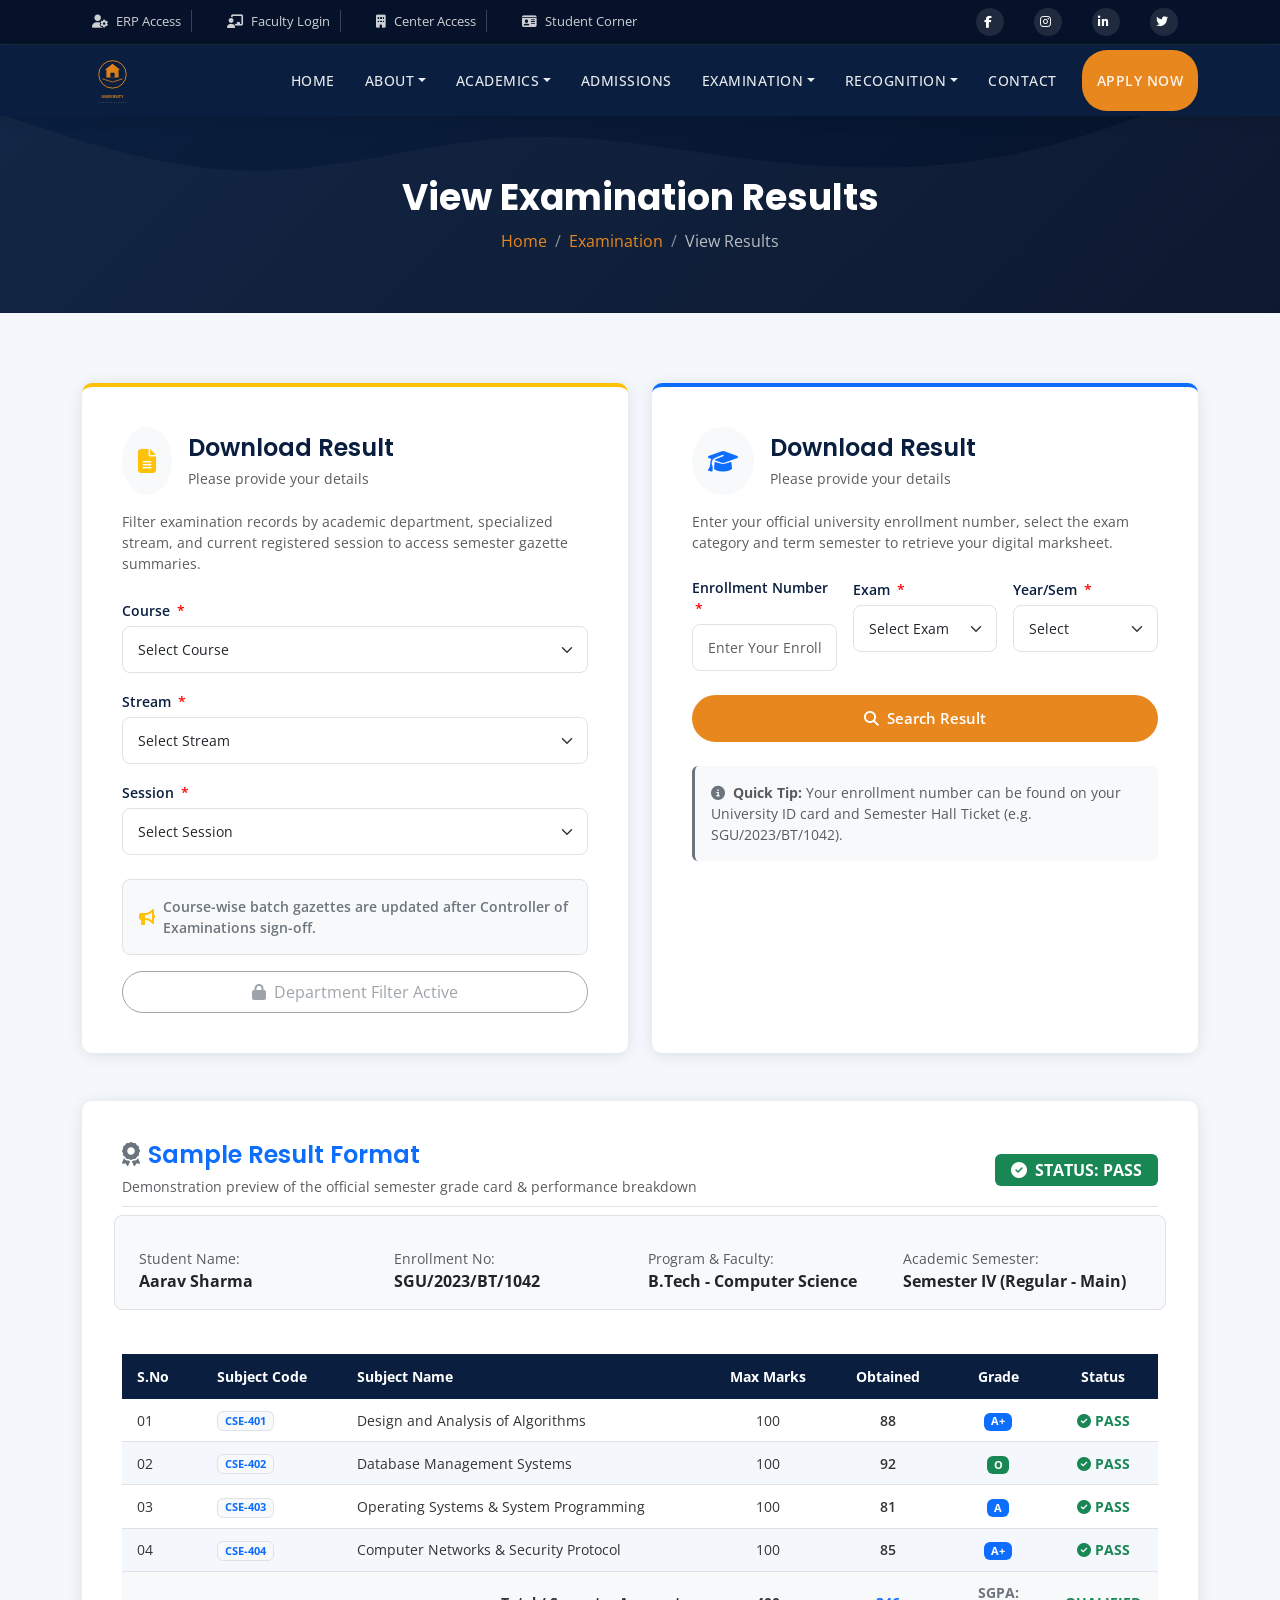
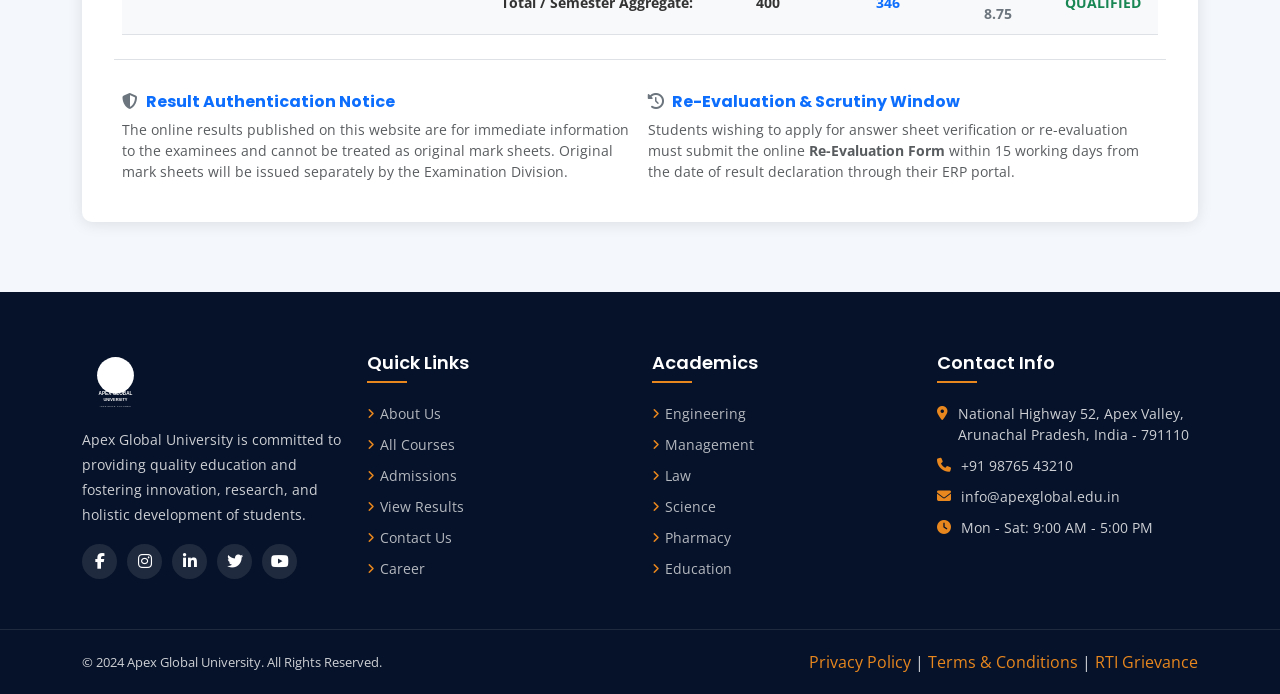
<file: results.html>
<!DOCTYPE html>
<html lang="en">
<head>
  <meta charset="UTF-8">
  <meta name="viewport" content="width=device-width, initial-scale=1.0">
  <title>View Results - Apex Global University</title>
  <link href="https://cdn.jsdelivr.net/npm/bootstrap@5.3.2/dist/css/bootstrap.min.css" rel="stylesheet">
  <link href="https://cdnjs.cloudflare.com/ajax/libs/font-awesome/6.5.1/css/all.min.css" rel="stylesheet">
  <link href="css/style.css" rel="stylesheet">
</head>
<body>
<!-- Top Bar -->
<div class="top-bar">
  <div class="container">
    <div class="row align-items-center">
      <div class="col-md-8">
        <ul class="top-links">
          <li><a href="#"><i class="fas fa-user-cog"></i> ERP Access</a></li>
          <li><a href="#"><i class="fas fa-chalkboard-teacher"></i> Faculty Login</a></li>
          <li><a href="#"><i class="fas fa-building"></i> Center Access</a></li>
          <li><a href="#"><i class="fas fa-id-card"></i> Student Corner</a></li>
        </ul>
      </div>
      <div class="col-md-4 text-end">
        <ul class="top-social">
          <li><a href="#"><i class="fab fa-facebook-f"></i></a></li>
          <li><a href="#"><i class="fab fa-instagram"></i></a></li>
          <li><a href="#"><i class="fab fa-linkedin-in"></i></a></li>
          <li><a href="#"><i class="fab fa-twitter"></i></a></li>
        </ul>
      </div>
    </div>
  </div>
</div>

<!-- Navbar -->
<nav class="navbar navbar-expand-lg navbar-dark main-nav sticky-top">
  <div class="container">
    <a class="navbar-brand" href="index.html">
      <img src="images/logo.svg" alt="Apex Global University" class="logo-img">
    </a>
    <button class="navbar-toggler" type="button" data-bs-toggle="collapse" data-bs-target="#navbarNav">
      <span class="navbar-toggler-icon"></span>
    </button>
    <div class="collapse navbar-collapse" id="navbarNav">
      <ul class="navbar-nav ms-auto">
        <li class="nav-item"><a class="nav-link" href="index.html">Home</a></li>
        <li class="nav-item dropdown">
          <a class="nav-link dropdown-toggle" href="#" data-bs-toggle="dropdown">About</a>
          <ul class="dropdown-menu">
            <li><a class="dropdown-item" href="about.html">About Us</a></li>
            <li><a class="dropdown-item" href="about.html#vision">Vision &amp; Mission</a></li>
            <li><a class="dropdown-item" href="about.html#chancellor">Chancellor's Message</a></li>
            <li><a class="dropdown-item" href="about.html#vc">Vice Chancellor's Message</a></li>
          </ul>
        </li>
        <li class="nav-item dropdown">
          <a class="nav-link dropdown-toggle" href="#" data-bs-toggle="dropdown">Academics</a>
          <ul class="dropdown-menu">
            <li><a class="dropdown-item" href="courses.html">All Courses</a></li>
            <li><a class="dropdown-item" href="courses.html#engineering">Faculty of Engineering</a></li>
            <li><a class="dropdown-item" href="courses.html#management">Faculty of Management</a></li>
            <li><a class="dropdown-item" href="courses.html#law">Faculty of Law</a></li>
            <li><a class="dropdown-item" href="courses.html#science">Faculty of Science</a></li>
            <li><a class="dropdown-item" href="courses.html#pharmacy">Faculty of Pharmacy</a></li>
            <li><a class="dropdown-item" href="courses.html#education">Faculty of Education</a></li>
            <li><a class="dropdown-item" href="courses.html#commerce">Faculty of Commerce</a></li>
            <li><a class="dropdown-item" href="courses.html#computerapp">Faculty of Computer Application</a></li>
          </ul>
        </li>
        <li class="nav-item"><a class="nav-link" href="admissions.html">Admissions</a></li>
        <li class="nav-item dropdown">
          <a class="nav-link dropdown-toggle" href="#" data-bs-toggle="dropdown">Examination</a>
          <ul class="dropdown-menu">
            <li><a class="dropdown-item" href="results.html">View Results</a></li>
            <li><a class="dropdown-item" href="#">Examination Form</a></li>
            <li><a class="dropdown-item" href="#">Re-Appear Form</a></li>
            <li><a class="dropdown-item" href="#">Exam Timetable</a></li>
            <li><a class="dropdown-item" href="#">Download Hall Ticket</a></li>
            <li><a class="dropdown-item" href="#">Re-Evaluation Form</a></li>
          </ul>
        </li>
        <li class="nav-item dropdown">
          <a class="nav-link dropdown-toggle" href="#" data-bs-toggle="dropdown">Recognition</a>
          <ul class="dropdown-menu">
            <li><a class="dropdown-item" href="#">UGC Approved</a></li>
            <li><a class="dropdown-item" href="#">AICTE Approved</a></li>
            <li><a class="dropdown-item" href="#">BCI Recognition</a></li>
            <li><a class="dropdown-item" href="#">AIU Membership</a></li>
          </ul>
        </li>
        <li class="nav-item"><a class="nav-link" href="contact.html">Contact</a></li>
        <li class="nav-item"><a class="nav-link btn-apply" href="admissions.html">Apply Now</a></li>
      </ul>
    </div>
  </div>
</nav>

<!-- Page Title Area -->
<div class="page-title-area">
  <div class="container">
    <h1>View Examination Results</h1>
    <nav aria-label="breadcrumb">
      <ol class="breadcrumb">
        <li class="breadcrumb-item"><a href="index.html">Home</a></li>
        <li class="breadcrumb-item"><a href="#">Examination</a></li>
        <li class="breadcrumb-item active" aria-current="page">View Results</li>
      </ol>
    </nav>
  </div>
</div>

<!-- Results Section -->
<section class="section-padding form-section">
  <div class="container">
    <div class="row g-4">
      <!-- Left Column: Decorative Info Card with Non-Functional Demo Form -->
      <div class="col-lg-6">
        <div class="form-card h-100 border-top border-4 border-warning">
          <div class="d-flex align-items-center mb-3">
            <div class="me-3 p-3 rounded-circle bg-light text-warning" style="font-size: 24px;">
              <i class="fas fa-file-alt"></i>
            </div>
            <div>
              <h3>Download Result</h3>
              <small class="text-muted d-block">Please provide your details</small>
            </div>
          </div>
          <p class="text-muted small mb-4">
            Filter examination records by academic department, specialized stream, and current registered session to access semester gazette summaries.
          </p>

          <form onsubmit="return false;">
            <div class="mb-3">
              <label for="demo_course" class="form-label">Course <span class="req">*</span></label>
              <select id="demo_course" class="form-select">
                <option value="">Select Course</option>
                <option value="B.Tech">B.Tech (Bachelor of Technology)</option>
                <option value="MBA">MBA (Master of Business Administration)</option>
                <option value="BA LLB">BA LLB (Integrated Law)</option>
                <option value="B.Sc">B.Sc (Bachelor of Science)</option>
                <option value="B.Pharm">B.Pharm (Bachelor of Pharmacy)</option>
                <option value="BCA">BCA (Bachelor of Computer Applications)</option>
                <option value="B.Com">B.Com (Bachelor of Commerce)</option>
                <option value="B.Ed">B.Ed (Bachelor of Education)</option>
              </select>
            </div>

            <div class="mb-3">
              <label for="demo_stream" class="form-label">Stream <span class="req">*</span></label>
              <select id="demo_stream" class="form-select">
                <option value="">Select Stream</option>
                <option value="CSE">CSE (Computer Science &amp; Engineering)</option>
                <option value="ECE">ECE (Electronics &amp; Communication)</option>
                <option value="Civil">Civil Engineering</option>
                <option value="Mechanical">Mechanical Engineering</option>
                <option value="General">General / Standard</option>
              </select>
            </div>

            <div class="mb-4">
              <label for="demo_session" class="form-label">Session <span class="req">*</span></label>
              <select id="demo_session" class="form-select">
                <option value="">Select Session</option>
                <option value="2023-24">2023-24</option>
                <option value="2024-25">2024-25</option>
              </select>
            </div>

            <div class="p-3 bg-light rounded-3 border mb-3">
              <div class="d-flex align-items-center">
                <i class="fas fa-bullhorn text-warning me-2"></i>
                <small class="text-secondary fw-semibold">Course-wise batch gazettes are updated after Controller of Examinations sign-off.</small>
              </div>
            </div>

            <button type="button" class="btn btn-outline-secondary w-100 rounded-pill py-2" disabled>
              <i class="fas fa-lock me-1"></i> Department Filter Active
            </button>
          </form>
        </div>
      </div>

      <!-- Right Column: The Main Result Form -->
      <div class="col-lg-6">
        <div class="form-card h-100 border-top border-4 border-primary">
          <div class="d-flex align-items-center mb-3">
            <div class="me-3 p-3 rounded-circle bg-light text-primary" style="font-size: 24px;">
              <i class="fas fa-graduation-cap"></i>
            </div>
            <div>
              <h3>Download Result</h3>
              <small class="text-muted d-block">Please provide your details</small>
            </div>
          </div>
          <p class="text-muted small mb-4">
            Enter your official university enrollment number, select the exam category and term semester to retrieve your digital marksheet.
          </p>

          <form id="result_form" novalidate>
            <div class="row g-3">
              <!-- Enrollment Number Field -->
              <div class="col-12 col-md-4">
                <label for="enrollment_number" class="form-label">Enrollment Number <span class="req">*</span></label>
                <input type="text" class="form-control" id="enrollment_number" name="enrollment_number" placeholder="Enter Your Enrollment Number">
              </div>

              <!-- Examination Status Field -->
              <div class="col-12 col-md-4">
                <label for="examination_status" class="form-label">Exam <span class="req">*</span></label>
                <select class="form-select" id="examination_status" name="examination_status">
                  <option value="">Select Exam</option>
                  <option value="Main">Main</option>
                  <option value="Reappear">Reappear</option>
                </select>
              </div>

              <!-- Year/Sem Field -->
              <div class="col-12 col-md-4">
                <label for="year_sem" class="form-label">Year/Sem <span class="req">*</span></label>
                <select class="form-select" id="year_sem" name="year_sem">
                  <option value="">Select</option>
                  <option value="1">1</option>
                  <option value="2">2</option>
                  <option value="3">3</option>
                  <option value="4">4</option>
                  <option value="5">5</option>
                  <option value="6">6</option>
                  <option value="7">7</option>
                  <option value="8">8</option>
                  <option value="9">9</option>
                  <option value="10">10</option>
                  <option value="11">11</option>
                  <option value="12">12</option>
                </select>
              </div>

              <!-- Submit Button -->
              <div class="col-12 mt-4">
                <button type="submit" class="btn-submit w-100">
                  <i class="fas fa-search me-2"></i>Search Result
                </button>
              </div>
            </div>
          </form>

          <!-- Result Display Div (Populated by JS) -->
          <div id="resultDisplay" class="mt-3"></div>

          <div class="mt-4 p-3 rounded bg-light border-start border-3 border-secondary">
            <small class="text-muted d-block">
              <i class="fas fa-info-circle text-secondary me-1"></i>
              <strong>Quick Tip:</strong> Your enrollment number can be found on your University ID card and Semester Hall Ticket (e.g. SGU/2023/BT/1042).
            </small>
          </div>
        </div>
      </div>
    </div>

    <!-- Demo Table Section: Sample Result Format -->
    <div class="row mt-5">
      <div class="col-12">
        <div class="form-card">
          <div class="d-flex flex-wrap justify-content-between align-items-center mb-4 pb-2 border-bottom">
            <div>
              <h4 class="text-primary mb-1"><i class="fas fa-award text-secondary me-2"></i>Sample Result Format</h4>
              <small class="text-muted">Demonstration preview of the official semester grade card &amp; performance breakdown</small>
            </div>
            <div class="mt-2 mt-md-0">
              <span class="badge bg-success px-3 py-2 fs-6"><i class="fas fa-check-circle me-1"></i> STATUS: PASS</span>
            </div>
          </div>

          <!-- Sample Student Meta Info -->
          <div class="row g-3 mb-4 p-3 bg-light rounded-3 border">
            <div class="col-sm-6 col-lg-3">
              <span class="d-block text-muted small">Student Name:</span>
              <strong class="text-dark">Aarav Sharma</strong>
            </div>
            <div class="col-sm-6 col-lg-3">
              <span class="d-block text-muted small">Enrollment No:</span>
              <strong class="text-dark">SGU/2023/BT/1042</strong>
            </div>
            <div class="col-sm-6 col-lg-3">
              <span class="d-block text-muted small">Program &amp; Faculty:</span>
              <strong class="text-dark">B.Tech - Computer Science</strong>
            </div>
            <div class="col-sm-6 col-lg-3">
              <span class="d-block text-muted small">Academic Semester:</span>
              <strong class="text-dark">Semester IV (Regular - Main)</strong>
            </div>
          </div>

          <!-- Result Table -->
          <div class="table-responsive">
            <table class="result-table">
              <thead>
                <tr>
                  <th scope="col" style="width: 80px;">S.No</th>
                  <th scope="col" style="width: 140px;">Subject Code</th>
                  <th scope="col">Subject Name</th>
                  <th scope="col" style="width: 120px;" class="text-center">Max Marks</th>
                  <th scope="col" style="width: 120px;" class="text-center">Obtained</th>
                  <th scope="col" style="width: 100px;" class="text-center">Grade</th>
                  <th scope="col" style="width: 110px;" class="text-center">Status</th>
                </tr>
              </thead>
              <tbody>
                <tr>
                  <td>01</td>
                  <td><span class="badge bg-light text-primary border">CSE-401</span></td>
                  <td>Design and Analysis of Algorithms</td>
                  <td class="text-center">100</td>
                  <td class="text-center fw-semibold">88</td>
                  <td class="text-center"><span class="badge bg-primary">A+</span></td>
                  <td class="text-center"><span class="text-success fw-bold"><i class="fas fa-check-circle me-1"></i>PASS</span></td>
                </tr>
                <tr>
                  <td>02</td>
                  <td><span class="badge bg-light text-primary border">CSE-402</span></td>
                  <td>Database Management Systems</td>
                  <td class="text-center">100</td>
                  <td class="text-center fw-semibold">92</td>
                  <td class="text-center"><span class="badge bg-success">O</span></td>
                  <td class="text-center"><span class="text-success fw-bold"><i class="fas fa-check-circle me-1"></i>PASS</span></td>
                </tr>
                <tr>
                  <td>03</td>
                  <td><span class="badge bg-light text-primary border">CSE-403</span></td>
                  <td>Operating Systems &amp; System Programming</td>
                  <td class="text-center">100</td>
                  <td class="text-center fw-semibold">81</td>
                  <td class="text-center"><span class="badge bg-primary">A</span></td>
                  <td class="text-center"><span class="text-success fw-bold"><i class="fas fa-check-circle me-1"></i>PASS</span></td>
                </tr>
                <tr>
                  <td>04</td>
                  <td><span class="badge bg-light text-primary border">CSE-404</span></td>
                  <td>Computer Networks &amp; Security Protocol</td>
                  <td class="text-center">100</td>
                  <td class="text-center fw-semibold">85</td>
                  <td class="text-center"><span class="badge bg-primary">A+</span></td>
                  <td class="text-center"><span class="text-success fw-bold"><i class="fas fa-check-circle me-1"></i>PASS</span></td>
                </tr>
              </tbody>
              <tfoot>
                <tr class="fw-bold bg-light">
                  <td colspan="3" class="text-end">Total / Semester Aggregate:</td>
                  <td class="text-center">400</td>
                  <td class="text-center text-primary">346</td>
                  <td class="text-center text-secondary">SGPA: 8.75</td>
                  <td class="text-center text-success">QUALIFIED</td>
                </tr>
              </tfoot>
            </table>
          </div>

          <!-- Bottom Notice on Result Verification -->
          <div class="row mt-4 pt-3 border-top g-3">
            <div class="col-md-6">
              <h6 class="text-primary fw-bold"><i class="fas fa-shield-alt text-secondary me-2"></i>Result Authentication Notice</h6>
              <p class="text-muted small mb-0">
                The online results published on this website are for immediate information to the examinees and cannot be treated as original mark sheets. Original mark sheets will be issued separately by the Examination Division.
              </p>
            </div>
            <div class="col-md-6">
              <h6 class="text-primary fw-bold"><i class="fas fa-history text-secondary me-2"></i>Re-Evaluation &amp; Scrutiny Window</h6>
              <p class="text-muted small mb-0">
                Students wishing to apply for answer sheet verification or re-evaluation must submit the online <strong>Re-Evaluation Form</strong> within 15 working days from the date of result declaration through their ERP portal.
              </p>
            </div>
          </div>
        </div>
      </div>
    </div>
  </div>
</section>

<!-- Footer -->
<footer class="footer-area">
  <div class="container">
    <div class="row">
      <div class="col-lg-3 col-md-6">
        <div class="footer-widget">
          <img src="images/logo.svg" alt="Logo" style="max-height:60px; margin-bottom:15px; filter:brightness(0) invert(1);">
          <p>Apex Global University is committed to providing quality education and fostering innovation, research, and holistic development of students.</p>
          <div class="footer-social">
            <a href="#"><i class="fab fa-facebook-f"></i></a>
            <a href="#"><i class="fab fa-instagram"></i></a>
            <a href="#"><i class="fab fa-linkedin-in"></i></a>
            <a href="#"><i class="fab fa-twitter"></i></a>
            <a href="#"><i class="fab fa-youtube"></i></a>
          </div>
        </div>
      </div>
      <div class="col-lg-3 col-md-6">
        <div class="footer-widget">
          <h3>Quick Links</h3>
          <ul>
            <li><a href="about.html">About Us</a></li>
            <li><a href="courses.html">All Courses</a></li>
            <li><a href="admissions.html">Admissions</a></li>
            <li><a href="results.html">View Results</a></li>
            <li><a href="contact.html">Contact Us</a></li>
            <li><a href="#">Career</a></li>
          </ul>
        </div>
      </div>
      <div class="col-lg-3 col-md-6">
        <div class="footer-widget">
          <h3>Academics</h3>
          <ul>
            <li><a href="courses.html#engineering">Engineering</a></li>
            <li><a href="courses.html#management">Management</a></li>
            <li><a href="courses.html#law">Law</a></li>
            <li><a href="courses.html#science">Science</a></li>
            <li><a href="courses.html#pharmacy">Pharmacy</a></li>
            <li><a href="courses.html#education">Education</a></li>
          </ul>
        </div>
      </div>
      <div class="col-lg-3 col-md-6">
        <div class="footer-widget">
          <h3>Contact Info</h3>
          <ul class="contact-info">
            <li><i class="fas fa-map-marker-alt"></i> National Highway 52, Apex Valley, Arunachal Pradesh, India - 791110</li>
            <li><i class="fas fa-phone"></i> +91 98765 43210</li>
            <li><i class="fas fa-envelope"></i> info@apexglobal.edu.in</li>
            <li><i class="fas fa-clock"></i> Mon - Sat: 9:00 AM - 5:00 PM</li>
          </ul>
        </div>
      </div>
    </div>
  </div>
  <div class="footer-bottom">
    <div class="container">
      <div class="row align-items-center">
        <div class="col-md-6">
          <p>&copy; 2024 Apex Global University. All Rights Reserved.</p>
        </div>
        <div class="col-md-6 text-end">
          <a href="#">Privacy Policy</a> | <a href="#">Terms &amp; Conditions</a> | <a href="#">RTI Grievance</a>
        </div>
      </div>
    </div>
  </div>
</footer>

<!-- Back to Top -->
<button id="backToTop" style="display:none; position:fixed; bottom:30px; right:30px; width:45px; height:45px; border-radius:50%; background:var(--secondary); color:#fff; border:none; font-size:18px; cursor:pointer; z-index:999; align-items:center; justify-content:center; box-shadow:0 2px 10px rgba(0,0,0,0.2);">
  <i class="fas fa-arrow-up"></i>
</button>

<script src="https://cdn.jsdelivr.net/npm/bootstrap@5.3.2/dist/js/bootstrap.bundle.min.js"></script>
<script src="js/main.js"></script>
</body>
</html>
</file>
<file: css/style.css>
/* ===== Apex Global University - STYLES ===== */
@import url('https://fonts.googleapis.com/css2?family=Poppins:wght@300;400;500;600;700;800&family=Open+Sans:wght@300;400;600;700&display=swap');

:root {
  --primary: #0a1f3f;
  --primary-dark: #061229;
  --secondary: #e8871e;
  --secondary-hover: #d47812;
  --accent: #1a73e8;
  --light-bg: #f4f7fb;
  --text: #333;
  --text-light: #666;
  --white: #fff;
  --border: #dee2e6;
  --shadow: 0 2px 15px rgba(0,0,0,0.1);
  --shadow-lg: 0 5px 30px rgba(0,0,0,0.15);
}

* { margin:0; padding:0; box-sizing:border-box; }
body { font-family:'Open Sans',sans-serif; color:var(--text); overflow-x:hidden; }
h1,h2,h3,h4,h5,h6 { font-family:'Poppins',sans-serif; font-weight:600; }
a { text-decoration:none; transition:0.3s; }
img { max-width:100%; }
.section-padding { padding:70px 0; }

/* ===== TOP BAR ===== */
.top-bar {
  background: var(--primary-dark);
  padding: 8px 0;
  font-size: 13px;
  color: rgba(255,255,255,0.8);
  border-bottom: 1px solid rgba(255,255,255,0.1);
}
.top-bar a { color: rgba(255,255,255,0.8); margin-right: 20px; }
.top-bar a:hover { color: var(--secondary); }
.top-bar i { margin-right: 5px; }
.top-links { list-style:none; display:flex; gap:5px; margin:0; padding:0; flex-wrap:wrap; }
.top-links li a { padding:2px 10px; border-right:1px solid rgba(255,255,255,0.2); }
.top-links li:last-child a { border-right:none; }
.top-social { list-style:none; display:flex; gap:10px; margin:0; padding:0; justify-content:flex-end; }
.top-social a {
  width:28px; height:28px; border-radius:50%; background:rgba(255,255,255,0.1);
  display:flex; align-items:center; justify-content:center; color:#fff; font-size:12px;
}
.top-social a:hover { background:var(--secondary); color:#fff; }

/* ===== NAVBAR ===== */
.main-nav {
  background: var(--primary);
  padding: 0;
  box-shadow: var(--shadow);
  z-index: 1000;
}
.main-nav .navbar-brand {
  display:flex; align-items:center; gap:10px; padding:8px 0;
}
.logo-img { height:55px; }
.brand-text {
  color:#fff; font-family:'Poppins',sans-serif; font-size:16px;
  font-weight:700; line-height:1.2;
}
.brand-text span { color:var(--secondary); }
.main-nav .nav-link {
  color:rgba(255,255,255,0.9) !important; font-size:14px;
  padding:20px 15px !important; font-weight:500;
  text-transform:uppercase; letter-spacing:0.5px;
}
.main-nav .nav-link:hover,
.main-nav .nav-link.active { color:var(--secondary) !important; }
.main-nav .dropdown-menu {
  background:var(--primary); border:none; border-radius:0;
  border-top:3px solid var(--secondary); min-width:220px;
  box-shadow: var(--shadow-lg);
}
.main-nav .dropdown-item {
  color:rgba(255,255,255,0.85); padding:10px 20px; font-size:13px;
  border-bottom:1px solid rgba(255,255,255,0.05);
}
.main-nav .dropdown-item:hover {
  background:rgba(255,255,255,0.1); color:var(--secondary);
}
.btn-apply {
  background:var(--secondary) !important; color:#fff !important;
  border-radius:25px !important; padding:10px 25px !important;
  margin-left:10px; font-weight:600 !important;
}
.btn-apply:hover { background:var(--secondary-hover) !important; }

/* ===== HERO / BANNER ===== */
.hero-section {
  position:relative; overflow:hidden;
}
.hero-slide {
  height:500px; display:flex; align-items:center;
  background-size:cover; background-position:center;
  position:relative;
}
.hero-slide::before {
  content:''; position:absolute; inset:0;
  background:linear-gradient(135deg, rgba(10,31,63,0.85) 0%, rgba(10,31,63,0.5) 100%);
}
.hero-content {
  position:relative; z-index:2; color:#fff; max-width:650px;
}
.hero-content h1 {
  font-size:42px; font-weight:800; margin-bottom:15px; line-height:1.2;
}
.hero-content h1 span { color:var(--secondary); }
.hero-content p { font-size:17px; margin-bottom:25px; opacity:0.9; }
.hero-btn {
  display:inline-block; padding:12px 35px; background:var(--secondary);
  color:#fff; border-radius:30px; font-weight:600; font-size:15px;
  margin-right:15px; border:2px solid var(--secondary);
}
.hero-btn:hover { background:transparent; color:#fff; }
.hero-btn.outline {
  background:transparent; border-color:#fff;
}
.hero-btn.outline:hover { background:#fff; color:var(--primary); }

/* Carousel controls */
.hero-section .carousel-indicators button {
  width:12px; height:12px; border-radius:50%; margin:0 5px;
}
.hero-section .carousel-control-prev,
.hero-section .carousel-control-next { width:50px; }

/* ===== QUICK LINKS BAR ===== */
.quick-links-bar {
  background:var(--secondary); padding:0;
}
.quick-link-item {
  display:flex; align-items:center; justify-content:center;
  padding:15px 20px; color:#fff; font-weight:600; font-size:14px;
  border-right:1px solid rgba(255,255,255,0.2); transition:0.3s;
  text-align:center; gap:8px;
}
.quick-link-item:hover { background:rgba(0,0,0,0.1); color:#fff; }
.quick-link-item i { font-size:20px; }

/* ===== MARQUEE / NOTICE ===== */
.notice-bar {
  background:#fff3cd; padding:10px 0; border-bottom:2px solid #ffc107;
}
.notice-bar .badge { background:var(--secondary); margin-right:10px; }
.marquee-content { overflow:hidden; white-space:nowrap; }
.marquee-text {
  display:inline-block; animation:marquee 20s linear infinite;
  color:var(--text); font-weight:500;
}
@keyframes marquee {
  0% { transform:translateX(100%); }
  100% { transform:translateX(-100%); }
}

/* ===== ABOUT SECTION ===== */
.about-section { background:#fff; }
.about-img-wrapper {
  position:relative; border-radius:10px; overflow:hidden;
  box-shadow: var(--shadow-lg);
}
.about-img-wrapper img { width:100%; height:350px; object-fit:cover; }
.about-badge {
  position:absolute; bottom:20px; right:20px;
  background:var(--secondary); color:#fff; padding:15px 25px;
  border-radius:10px; text-align:center;
}
.about-badge h3 { font-size:28px; margin:0; }
.about-badge p { margin:0; font-size:13px; }
.section-title {
  margin-bottom:40px;
}
.section-title h2 {
  font-size:32px; font-weight:700; color:var(--primary);
  position:relative; display:inline-block; margin-bottom:10px;
}
.section-title h2::after {
  content:''; position:absolute; bottom:-8px; left:0;
  width:60px; height:3px; background:var(--secondary);
}
.section-title.text-center h2::after { left:50%; transform:translateX(-50%); }
.section-title p { color:var(--text-light); font-size:16px; margin-top:15px; }

/* ===== STATS / COUNTERS ===== */
.stats-section {
  background:linear-gradient(135deg, var(--primary) 0%, var(--primary-dark) 100%);
  padding:50px 0;
}
.stat-card {
  text-align:center; color:#fff; padding:20px;
}
.stat-card i { font-size:40px; color:var(--secondary); margin-bottom:15px; }
.stat-card h3 { font-size:36px; font-weight:700; margin-bottom:5px; }
.stat-card p { font-size:14px; opacity:0.8; margin:0; text-transform:uppercase; letter-spacing:1px; }

/* ===== COURSES SECTION ===== */
.courses-section { background:var(--light-bg); }
.course-card {
  background:#fff; border-radius:10px; overflow:hidden;
  box-shadow:var(--shadow); transition:0.3s; height:100%;
}
.course-card:hover { transform:translateY(-5px); box-shadow:var(--shadow-lg); }
.course-card-img {
  height:200px; background-size:cover; background-position:center;
  position:relative;
}
.course-card-img .overlay {
  position:absolute; inset:0;
  background:linear-gradient(to bottom, transparent 50%, rgba(10,31,63,0.8));
}
.course-card-body { padding:20px; }
.course-card-body h4 { font-size:18px; color:var(--primary); margin-bottom:10px; }
.course-card-body p { font-size:14px; color:var(--text-light); margin-bottom:15px; }
.course-card-body .course-meta {
  display:flex; gap:15px; font-size:12px; color:var(--text-light);
}
.course-card-body .course-meta i { color:var(--secondary); margin-right:3px; }
.btn-primary-custom {
  background:var(--secondary); color:#fff; border:none;
  padding:8px 25px; border-radius:25px; font-size:14px; font-weight:600;
  display:inline-block; transition:0.3s;
}
.btn-primary-custom:hover { background:var(--primary); color:#fff; }

/* ===== NEWS / EVENTS ===== */
.news-card {
  background:#fff; border-radius:10px; overflow:hidden;
  box-shadow:var(--shadow); transition:0.3s; height:100%;
}
.news-card:hover { transform:translateY(-3px); }
.news-card-img { height:180px; background-size:cover; background-position:center; }
.news-card-body { padding:20px; }
.news-card-body .date {
  color:var(--secondary); font-size:13px; font-weight:600; margin-bottom:8px;
}
.news-card-body h5 { font-size:16px; margin-bottom:10px; }
.news-card-body h5 a { color:var(--primary); }
.news-card-body h5 a:hover { color:var(--secondary); }
.news-card-body p { font-size:14px; color:var(--text-light); }

/* ===== PAGE TITLE / BREADCRUMB ===== */
.page-title-area {
  background:linear-gradient(135deg, var(--primary) 0%, var(--primary-dark) 100%);
  padding:60px 0; text-align:center; color:#fff;
  position:relative;
}
.page-title-area::before {
  content:''; position:absolute; inset:0;
  background:url('data:image/svg+xml,<svg xmlns="http://www.w3.org/2000/svg" viewBox="0 0 1440 320"><path fill="rgba(255,255,255,0.03)" d="M0,96L48,112C96,128,192,160,288,160C384,160,480,128,576,122.7C672,117,768,139,864,149.3C960,160,1056,160,1152,138.7C1248,117,1344,75,1392,53.3L1440,32L1440,320L1392,320C1344,320,1248,320,1152,320C1056,320,960,320,864,320C768,320,672,320,576,320C480,320,384,320,288,320C192,320,96,320,48,320L0,320Z"></path></svg>') no-repeat bottom/cover;
}
.page-title-area h1 { font-size:36px; font-weight:700; margin-bottom:10px; position:relative; }
.page-title-area .breadcrumb {
  justify-content:center; margin:0; position:relative;
}
.page-title-area .breadcrumb-item a { color:var(--secondary); }
.page-title-area .breadcrumb-item.active { color:rgba(255,255,255,0.7); }
.page-title-area .breadcrumb-item+.breadcrumb-item::before { color:rgba(255,255,255,0.5); }

/* ===== FORMS ===== */
.form-section { background:var(--light-bg); }
.form-card {
  background:#fff; border-radius:10px; padding:40px;
  box-shadow:var(--shadow);
}
.form-card h3 {
  color:var(--primary); font-size:24px; margin-bottom:5px;
}
.form-card small { color:var(--text-light); }
.form-card .form-control, .form-card .form-select {
  border-radius:8px; padding:12px 15px; border:1px solid var(--border);
  font-size:14px;
}
.form-card .form-control:focus, .form-card .form-select:focus {
  border-color:var(--secondary); box-shadow:0 0 0 3px rgba(232,135,30,0.15);
}
.form-card label {
  font-weight:600; font-size:14px; margin-bottom:5px; color:var(--primary);
}
.form-card .req { color:red; margin-left:3px; }
.btn-submit {
  background:var(--secondary); color:#fff; border:none;
  padding:12px 40px; border-radius:25px; font-size:15px;
  font-weight:600; cursor:pointer; transition:0.3s;
}
.btn-submit:hover { background:var(--primary); }

/* ===== RESULT TABLE ===== */
.result-table {
  width:100%; border-collapse:collapse; margin-top:20px;
}
.result-table th {
  background:var(--primary); color:#fff; padding:12px 15px;
  font-size:14px; text-align:left;
}
.result-table td {
  padding:10px 15px; border-bottom:1px solid var(--border); font-size:14px;
}
.result-table tr:nth-child(even) { background:var(--light-bg); }
.result-table tr:hover { background:#e9ecef; }

/* ===== ABOUT PAGE ===== */
.message-card {
  background:#fff; border-radius:10px; padding:30px;
  box-shadow:var(--shadow); margin-bottom:30px;
}
.message-card .msg-img {
  width:150px; height:150px; border-radius:50%; object-fit:cover;
  border:4px solid var(--secondary); margin-bottom:15px;
}
.message-card h4 { color:var(--primary); }
.message-card .designation { color:var(--secondary); font-weight:600; font-size:14px; }

.vision-mission-card {
  background:#fff; border-radius:10px; padding:30px;
  box-shadow:var(--shadow); height:100%; border-top:4px solid var(--secondary);
}
.vision-mission-card i { font-size:40px; color:var(--secondary); margin-bottom:15px; }
.vision-mission-card h4 { color:var(--primary); margin-bottom:15px; }

/* ===== CONTACT PAGE ===== */
.contact-info-card {
  background:#fff; border-radius:10px; padding:25px;
  box-shadow:var(--shadow); text-align:center; height:100%;
  transition:0.3s;
}
.contact-info-card:hover { transform:translateY(-5px); box-shadow:var(--shadow-lg); }
.contact-info-card i {
  width:60px; height:60px; border-radius:50%;
  background:var(--light-bg); color:var(--secondary);
  display:flex; align-items:center; justify-content:center;
  font-size:24px; margin:0 auto 15px;
}
.contact-info-card h5 { color:var(--primary); margin-bottom:8px; }
.contact-info-card p { color:var(--text-light); font-size:14px; margin:0; }

/* ===== ADMISSION PAGE ===== */
.timeline { position:relative; padding:20px 0; }
.timeline::before {
  content:''; position:absolute; left:50%; top:0; bottom:0;
  width:3px; background:var(--secondary); transform:translateX(-50%);
}
.timeline-item {
  display:flex; justify-content:flex-end; padding:10px 40px 10px 0;
  position:relative; width:50%;
}
.timeline-item:nth-child(even) {
  justify-content:flex-start; padding:10px 0 10px 40px;
  align-self:flex-end; margin-left:50%;
}
.timeline-content {
  background:#fff; padding:20px; border-radius:10px;
  box-shadow:var(--shadow); max-width:400px;
}
.timeline-content h5 { color:var(--primary); }
.timeline-content p { font-size:14px; color:var(--text-light); margin:0; }
.step-number {
  width:40px; height:40px; border-radius:50%; background:var(--secondary);
  color:#fff; display:flex; align-items:center; justify-content:center;
  font-weight:700; font-size:16px; margin-bottom:10px;
}

.admission-card {
  background:#fff; border-radius:10px; overflow:hidden;
  box-shadow:var(--shadow); height:100%;
}
.admission-card-header {
  background:var(--primary); color:#fff; padding:20px;
  text-align:center;
}
.admission-card-header i { font-size:30px; color:var(--secondary); margin-bottom:10px; }
.admission-card-body { padding:20px; }
.admission-card-body ul { list-style:none; padding:0; }
.admission-card-body ul li {
  padding:8px 0; border-bottom:1px solid var(--border);
  font-size:14px; color:var(--text-light);
}
.admission-card-body ul li i { color:var(--secondary); margin-right:8px; }

/* ===== FOOTER ===== */
.footer-area {
  background:var(--primary-dark); color:rgba(255,255,255,0.8);
  padding:60px 0 0;
}
.footer-widget { margin-bottom:30px; }
.footer-widget h3 {
  color:#fff; font-size:18px; margin-bottom:20px;
  position:relative; padding-bottom:10px;
}
.footer-widget h3::after {
  content:''; position:absolute; bottom:0; left:0;
  width:40px; height:2px; background:var(--secondary);
}
.footer-widget p { font-size:14px; line-height:1.8; }
.footer-widget ul { list-style:none; padding:0; }
.footer-widget ul li { margin-bottom:10px; }
.footer-widget ul li a {
  color:rgba(255,255,255,0.7); font-size:14px;
  transition:0.3s; display:flex; align-items:center; gap:5px;
}
.footer-widget ul li a:hover { color:var(--secondary); padding-left:5px; }
.footer-widget ul li a::before {
  content:'\f105'; font-family:'Font Awesome 6 Free'; font-weight:900;
  color:var(--secondary); font-size:12px;
}
.footer-widget .contact-info li a::before { display:none; }
.footer-widget .contact-info li {
  display:flex; align-items:flex-start; gap:10px; font-size:14px;
}
.footer-widget .contact-info li i { color:var(--secondary); margin-top:3px; }
.footer-social { display:flex; gap:10px; margin-top:15px; }
.footer-social a {
  width:35px; height:35px; border-radius:50%;
  background:rgba(255,255,255,0.1); color:#fff;
  display:flex; align-items:center; justify-content:center;
  transition:0.3s;
}
.footer-social a:hover { background:var(--secondary); color:#fff; }
.footer-bottom {
  border-top:1px solid rgba(255,255,255,0.1);
  padding:20px 0; margin-top:20px;
}
.footer-bottom p { margin:0; font-size:13px; }
.footer-bottom a { color:var(--secondary); }

/* ===== RESPONSIVE ===== */
@media(max-width:991px) {
  .hero-slide { height:400px; }
  .hero-content h1 { font-size:28px; }
  .main-nav .nav-link { padding:10px 15px !important; }
  .main-nav .dropdown-menu { border-top:none; }
  .top-bar { display:none; }
  .quick-link-item { font-size:12px; padding:10px; }
  .timeline::before { left:20px; }
  .timeline-item, .timeline-item:nth-child(even) {
    width:100%; margin-left:0; padding-left:50px; padding-right:0;
  }
}
@media(max-width:767px) {
  .hero-slide { height:350px; }
  .hero-content h1 { font-size:24px; }
  .section-padding { padding:40px 0; }
  .section-title h2 { font-size:24px; }
  .stat-card h3 { font-size:28px; }
  .form-card { padding:20px; }
}

/* ===== UTILITY ===== */
.bg-light-custom { background:var(--light-bg); }
.text-secondary-custom { color:var(--secondary) !important; }
.btn-sm-custom {
  padding:6px 20px; font-size:13px; border-radius:20px;
  background:var(--secondary); color:#fff; border:none;
}
.card-hover:hover { transform:translateY(-5px); box-shadow:var(--shadow-lg); }
</file>
